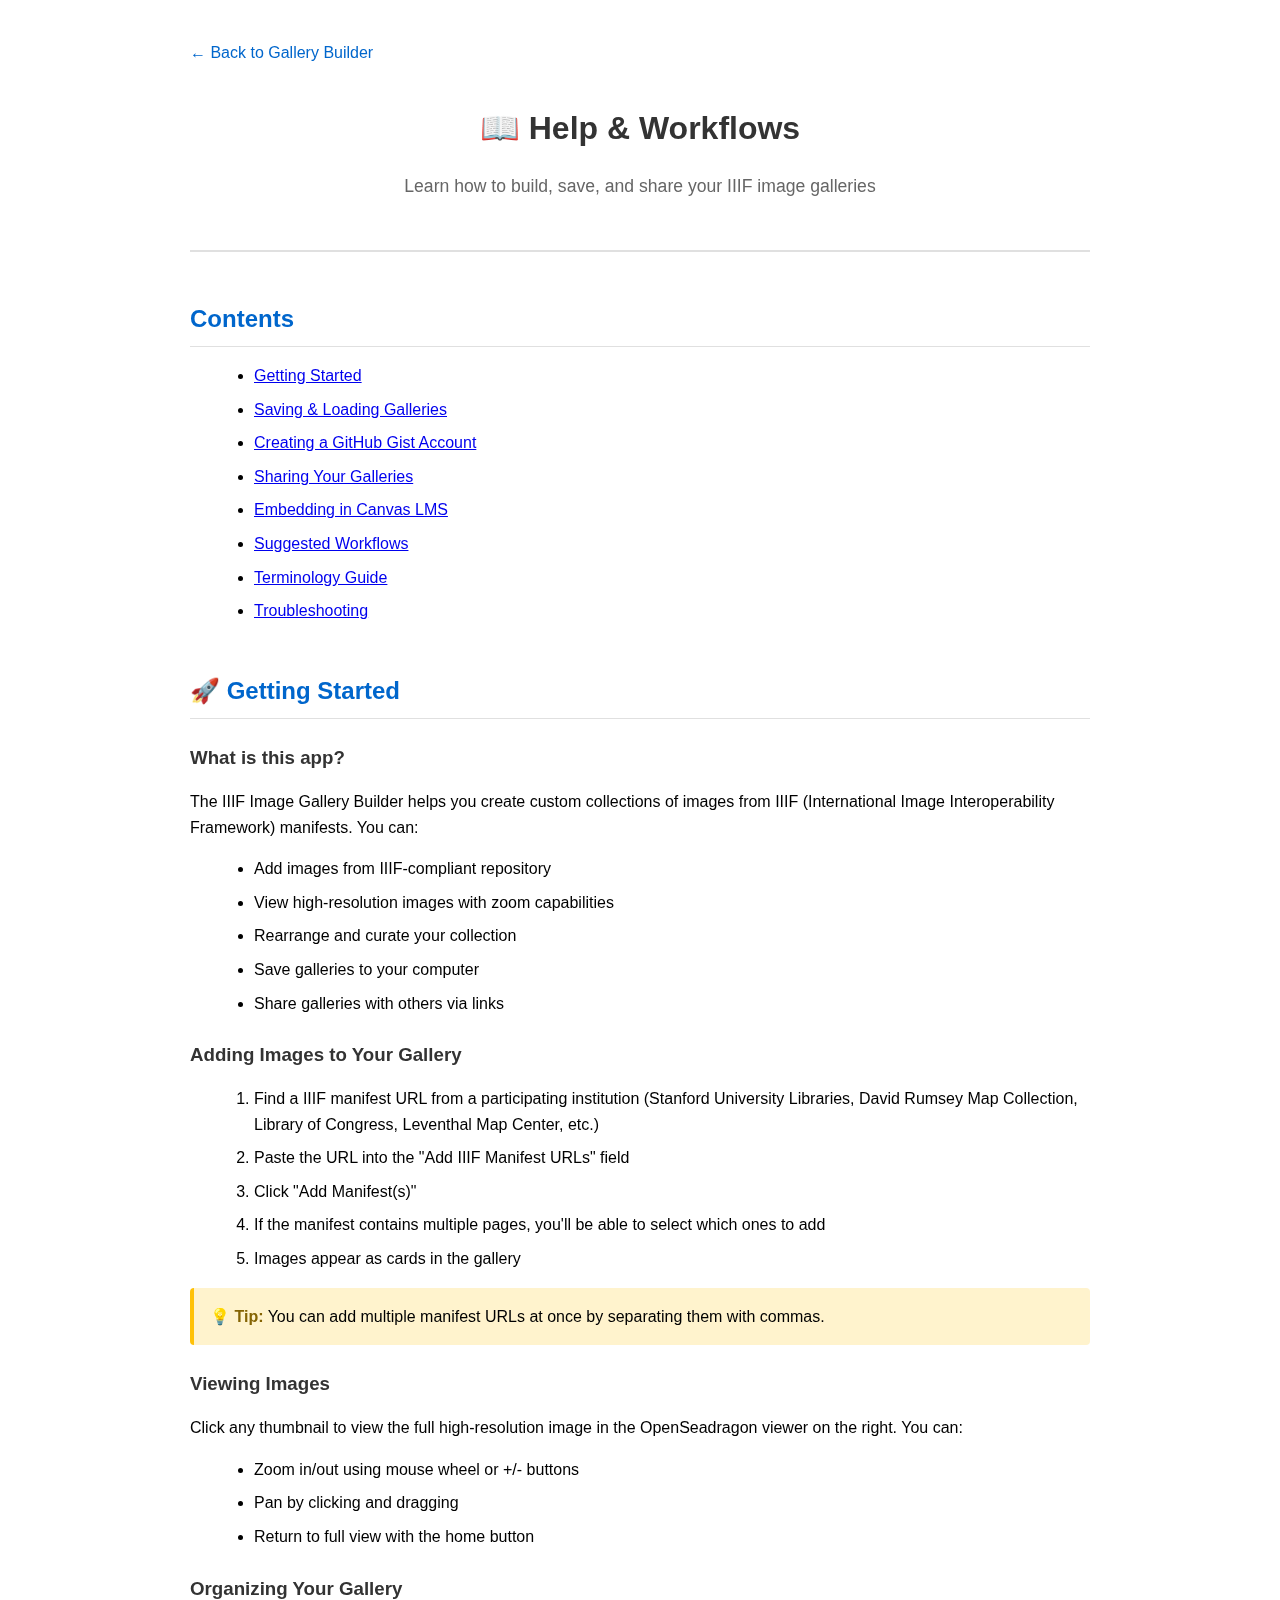
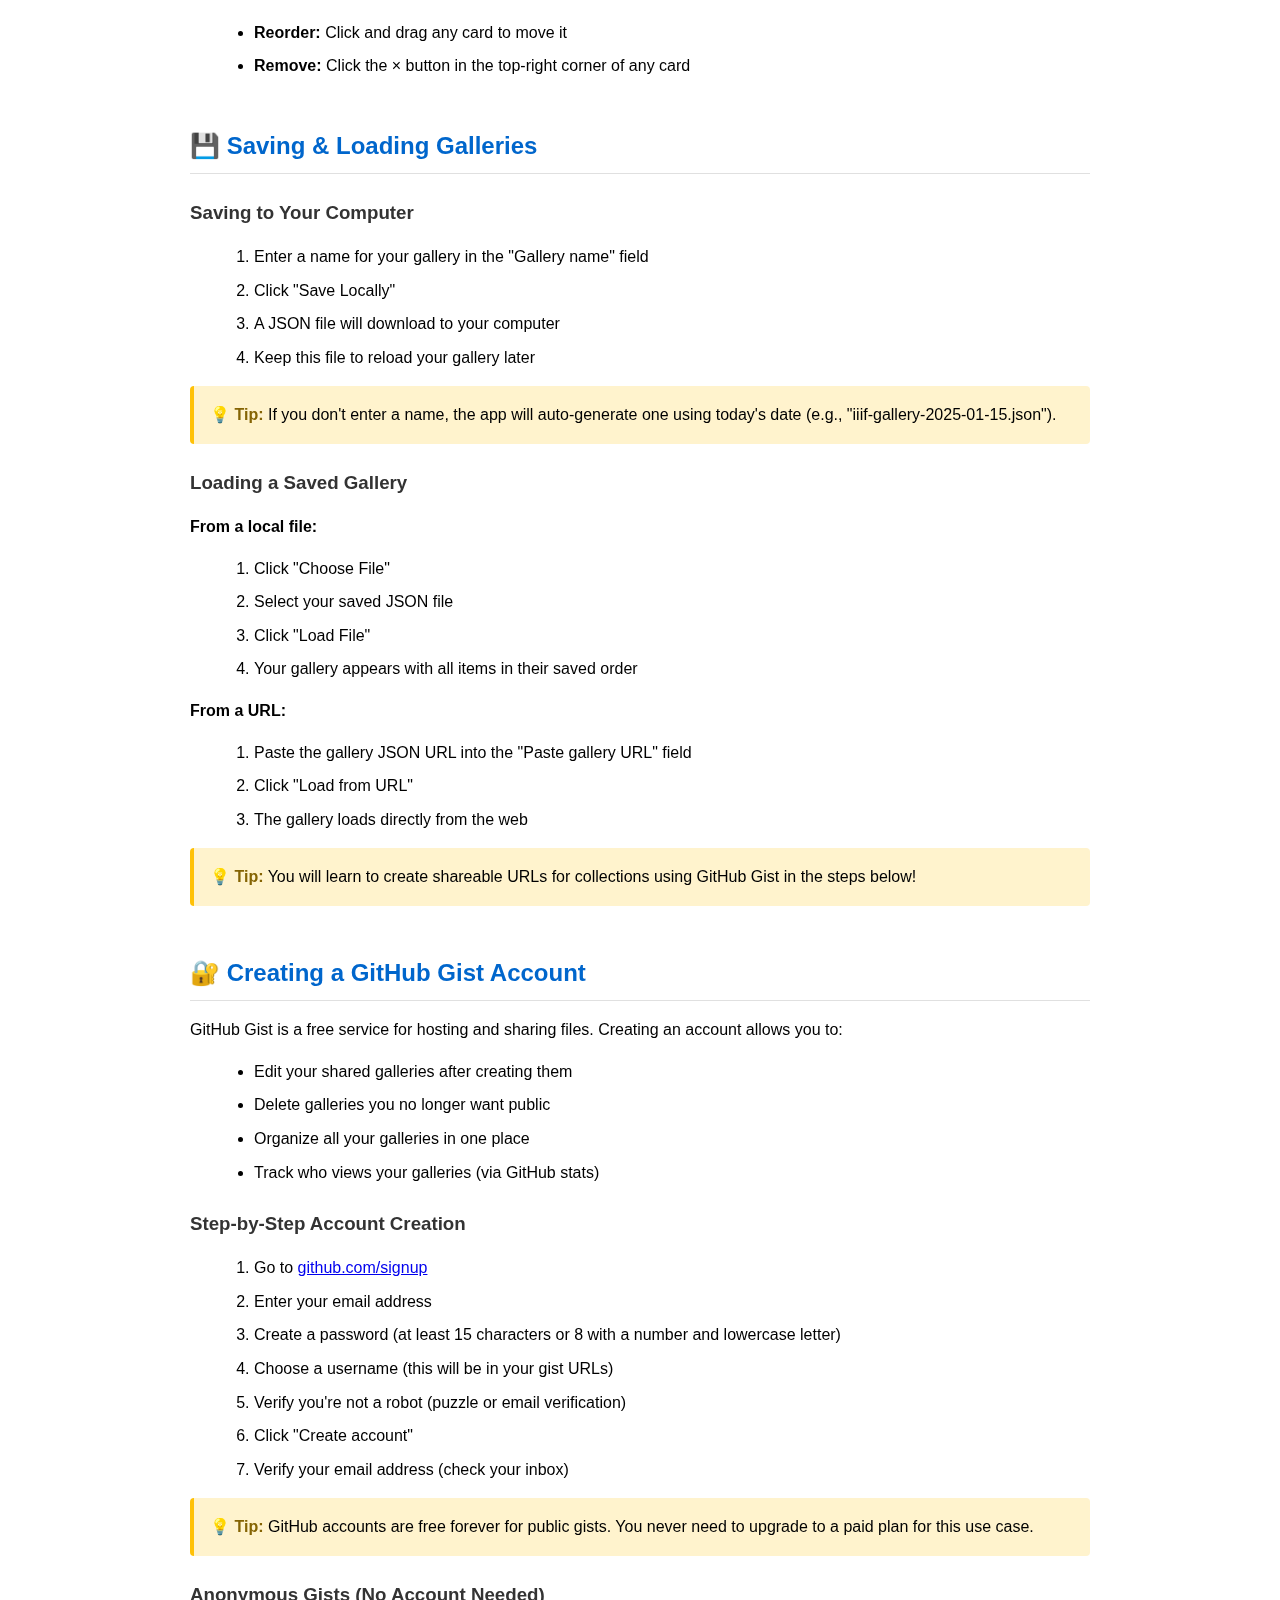
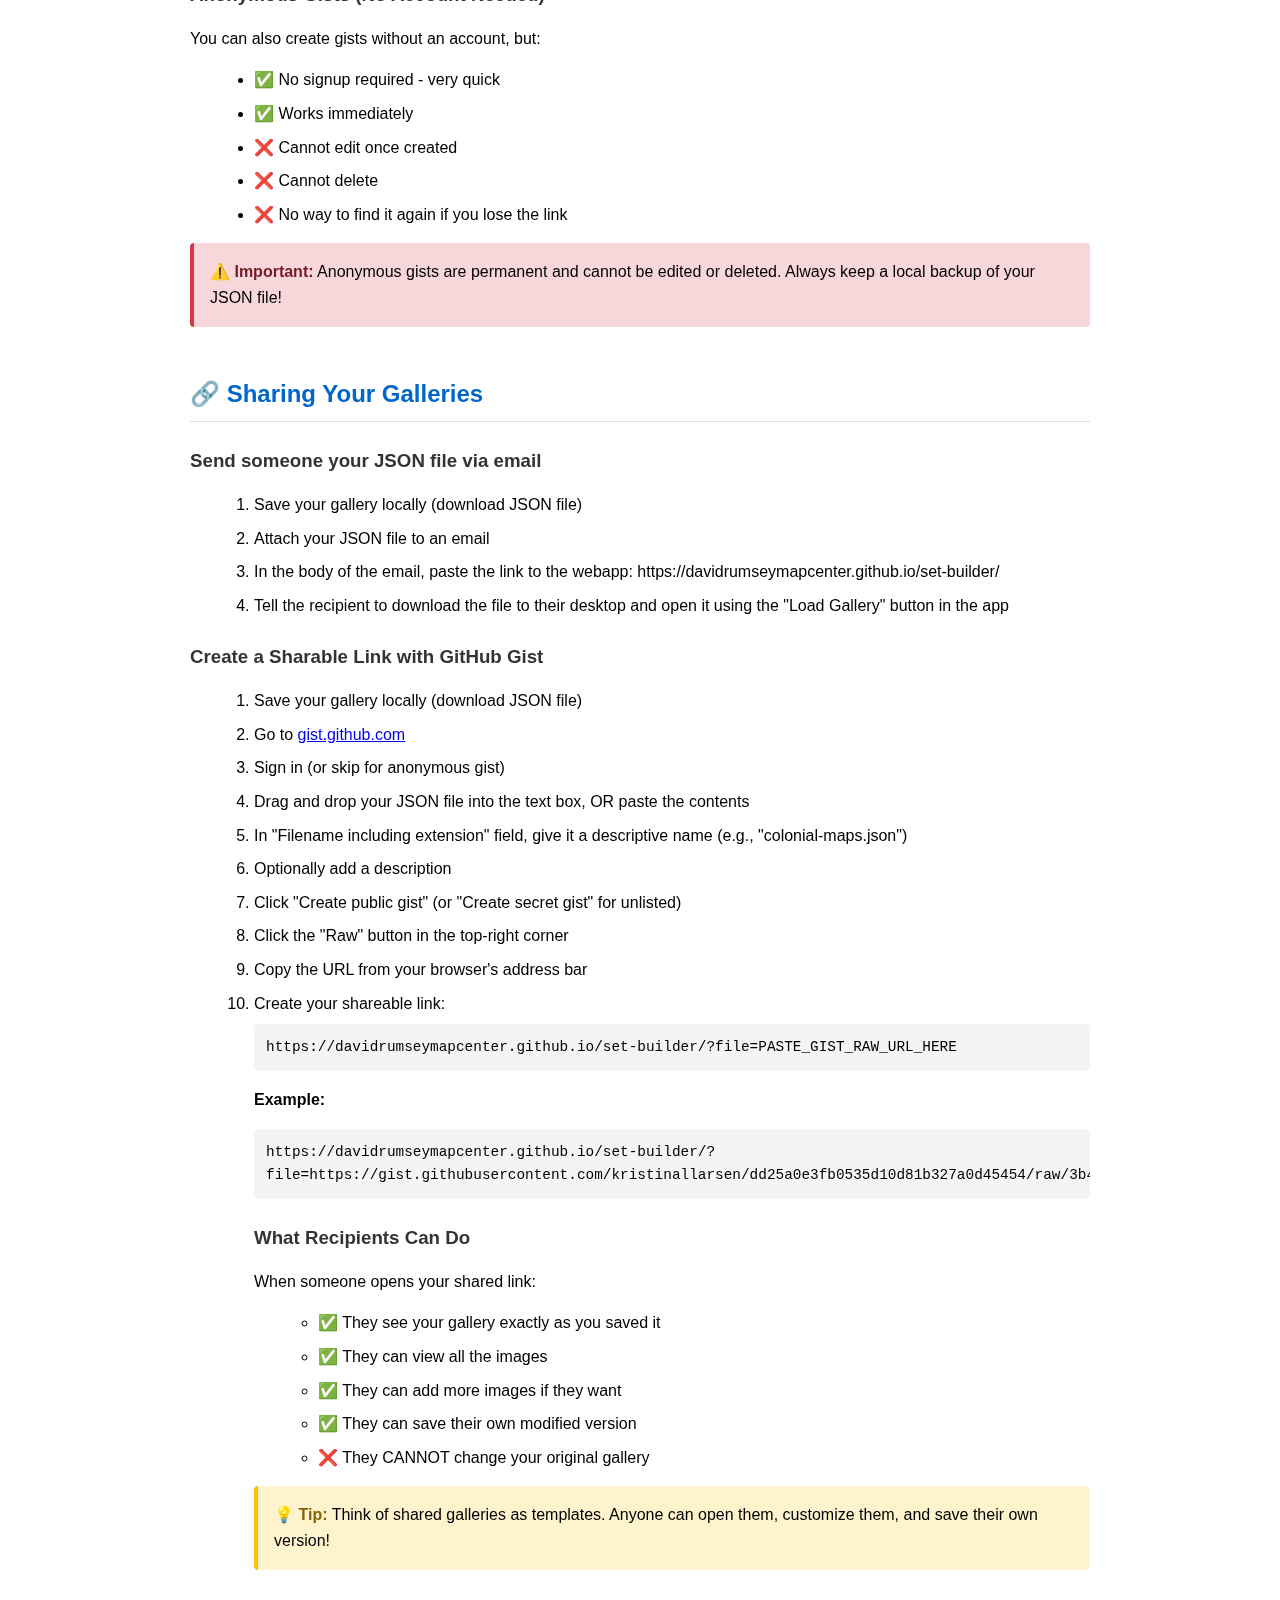
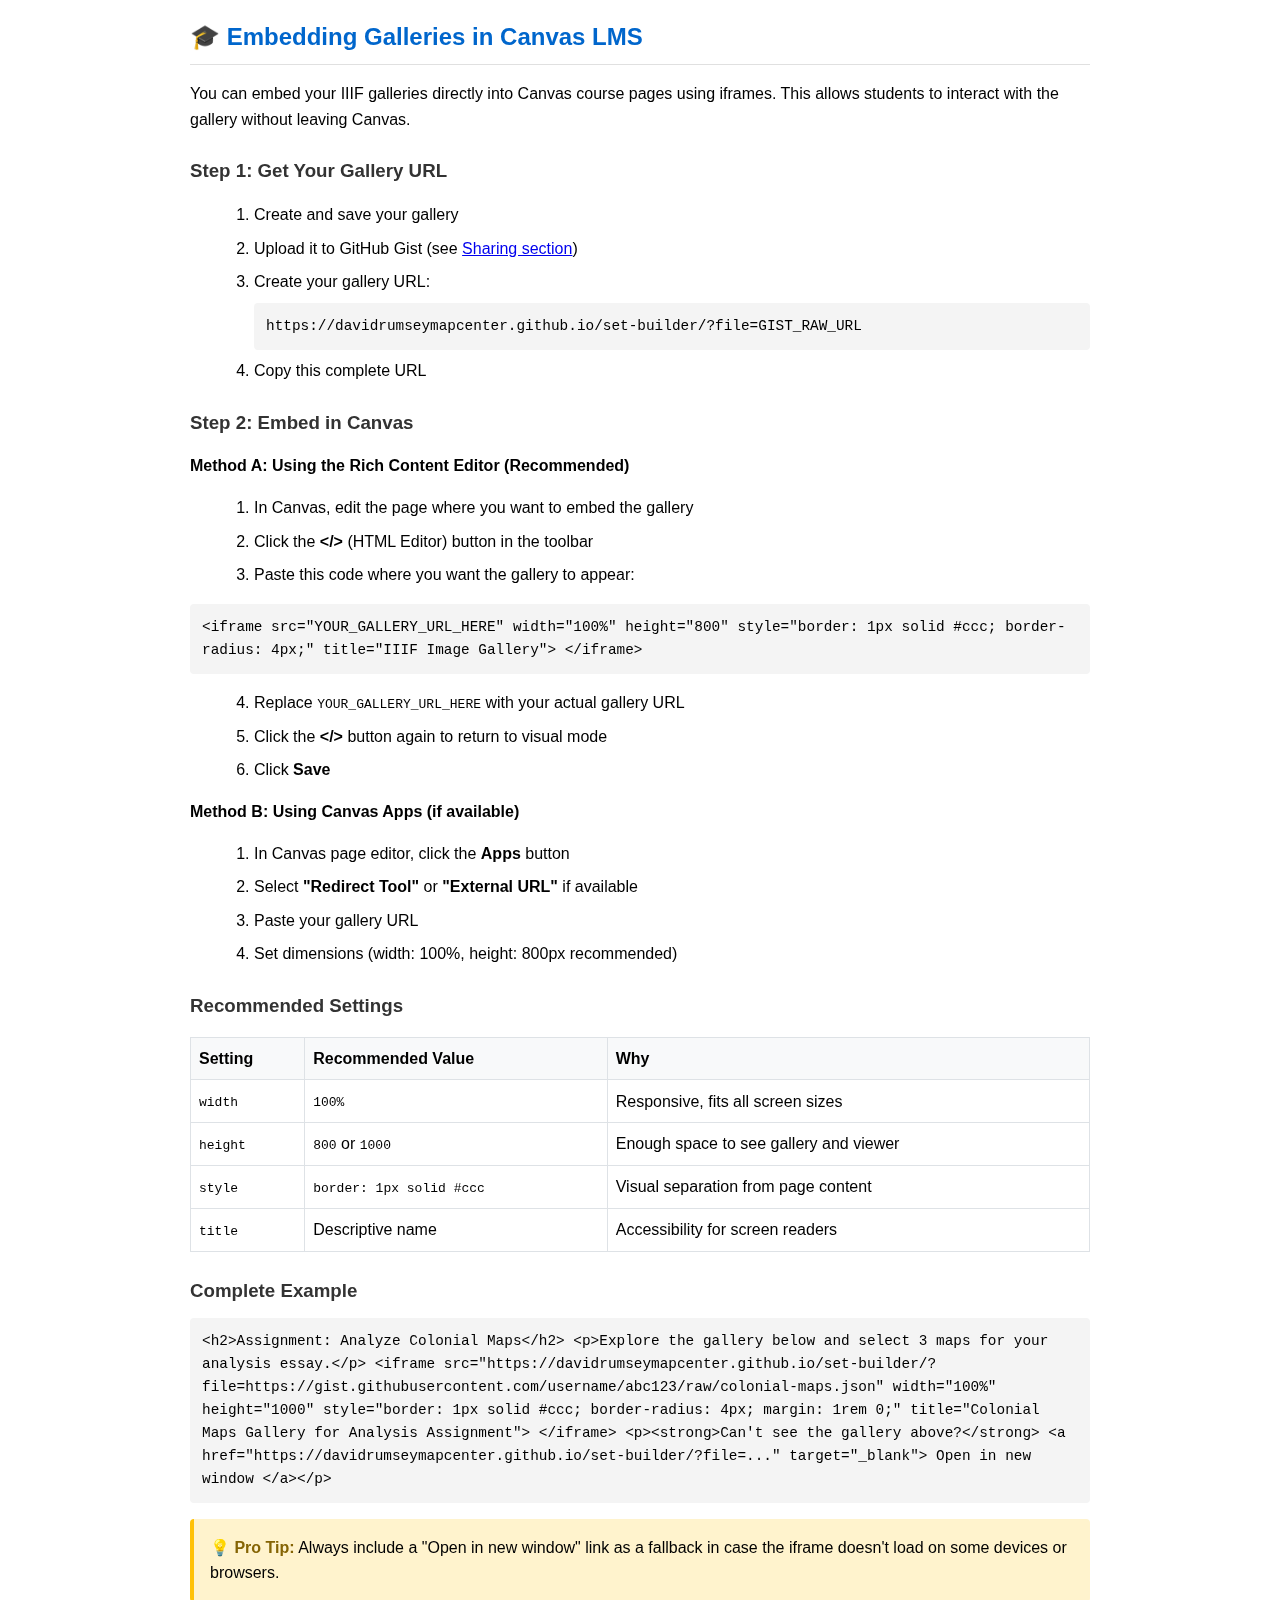
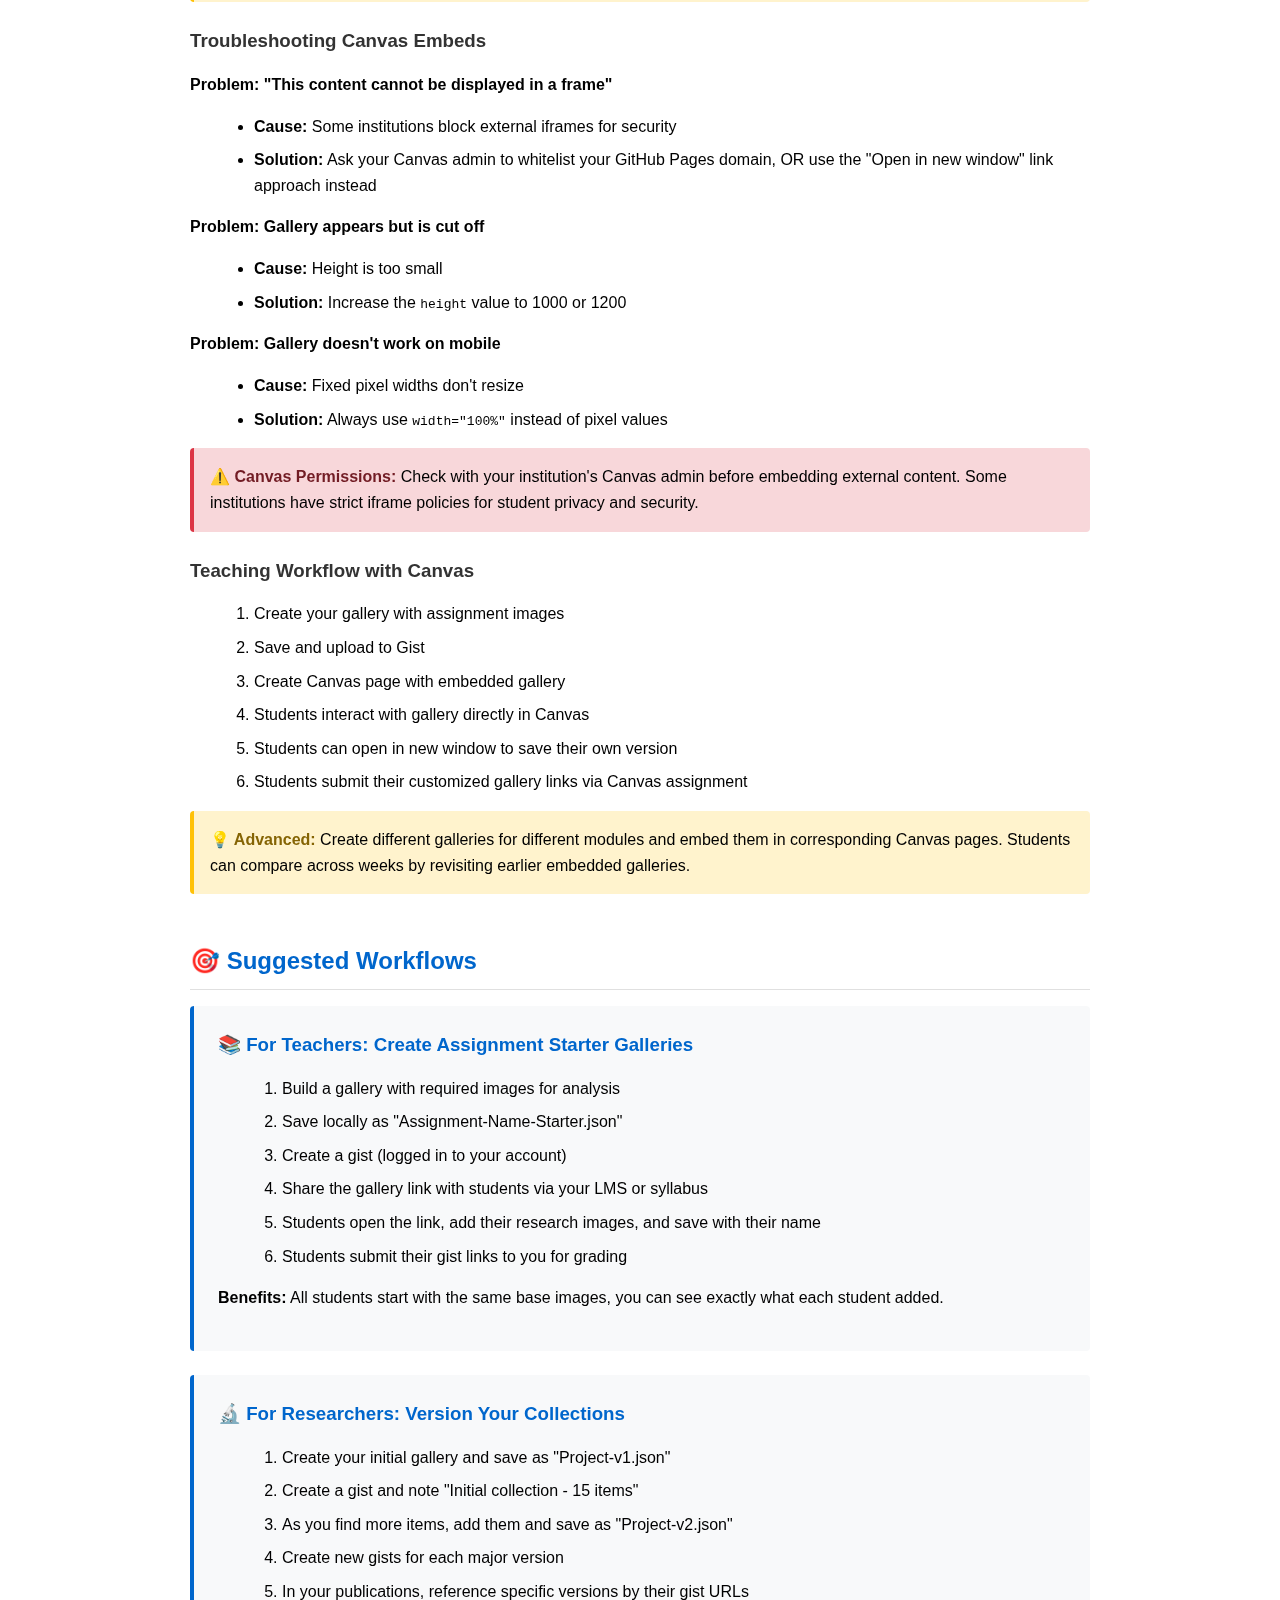
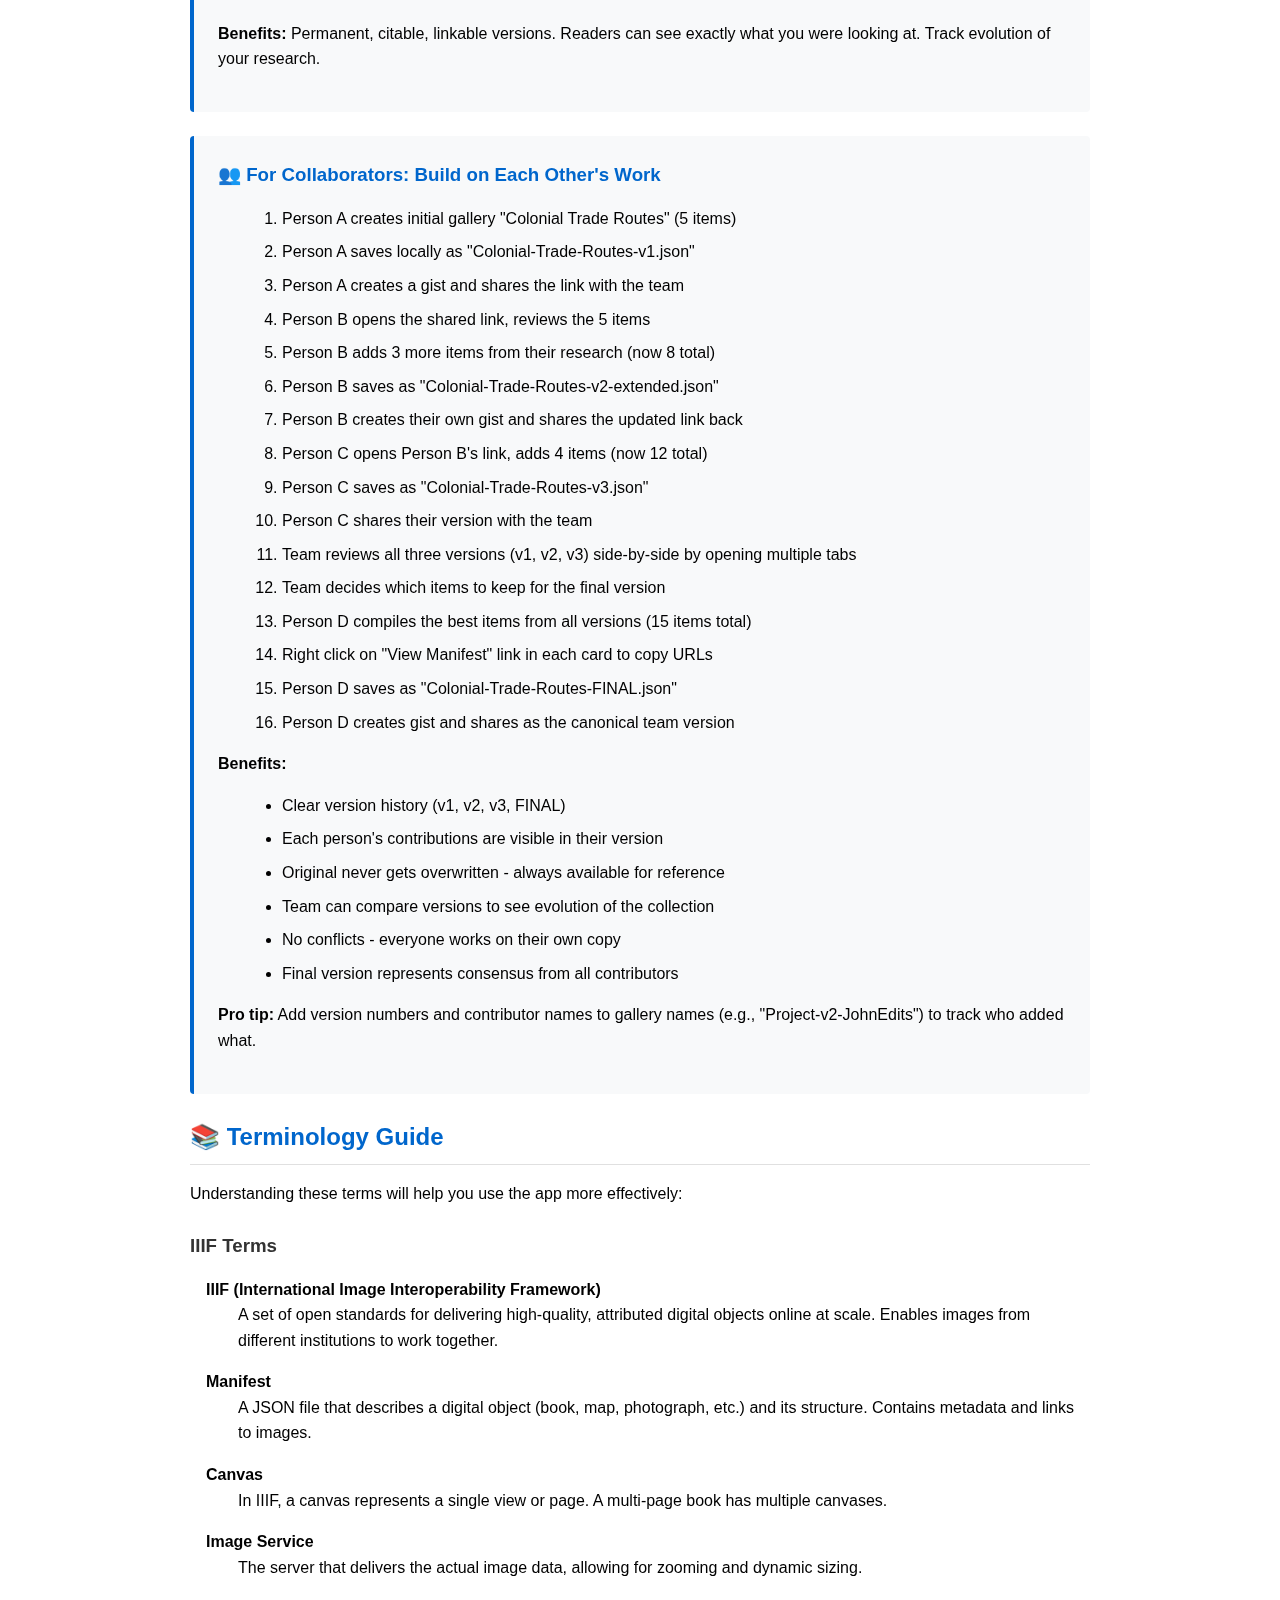
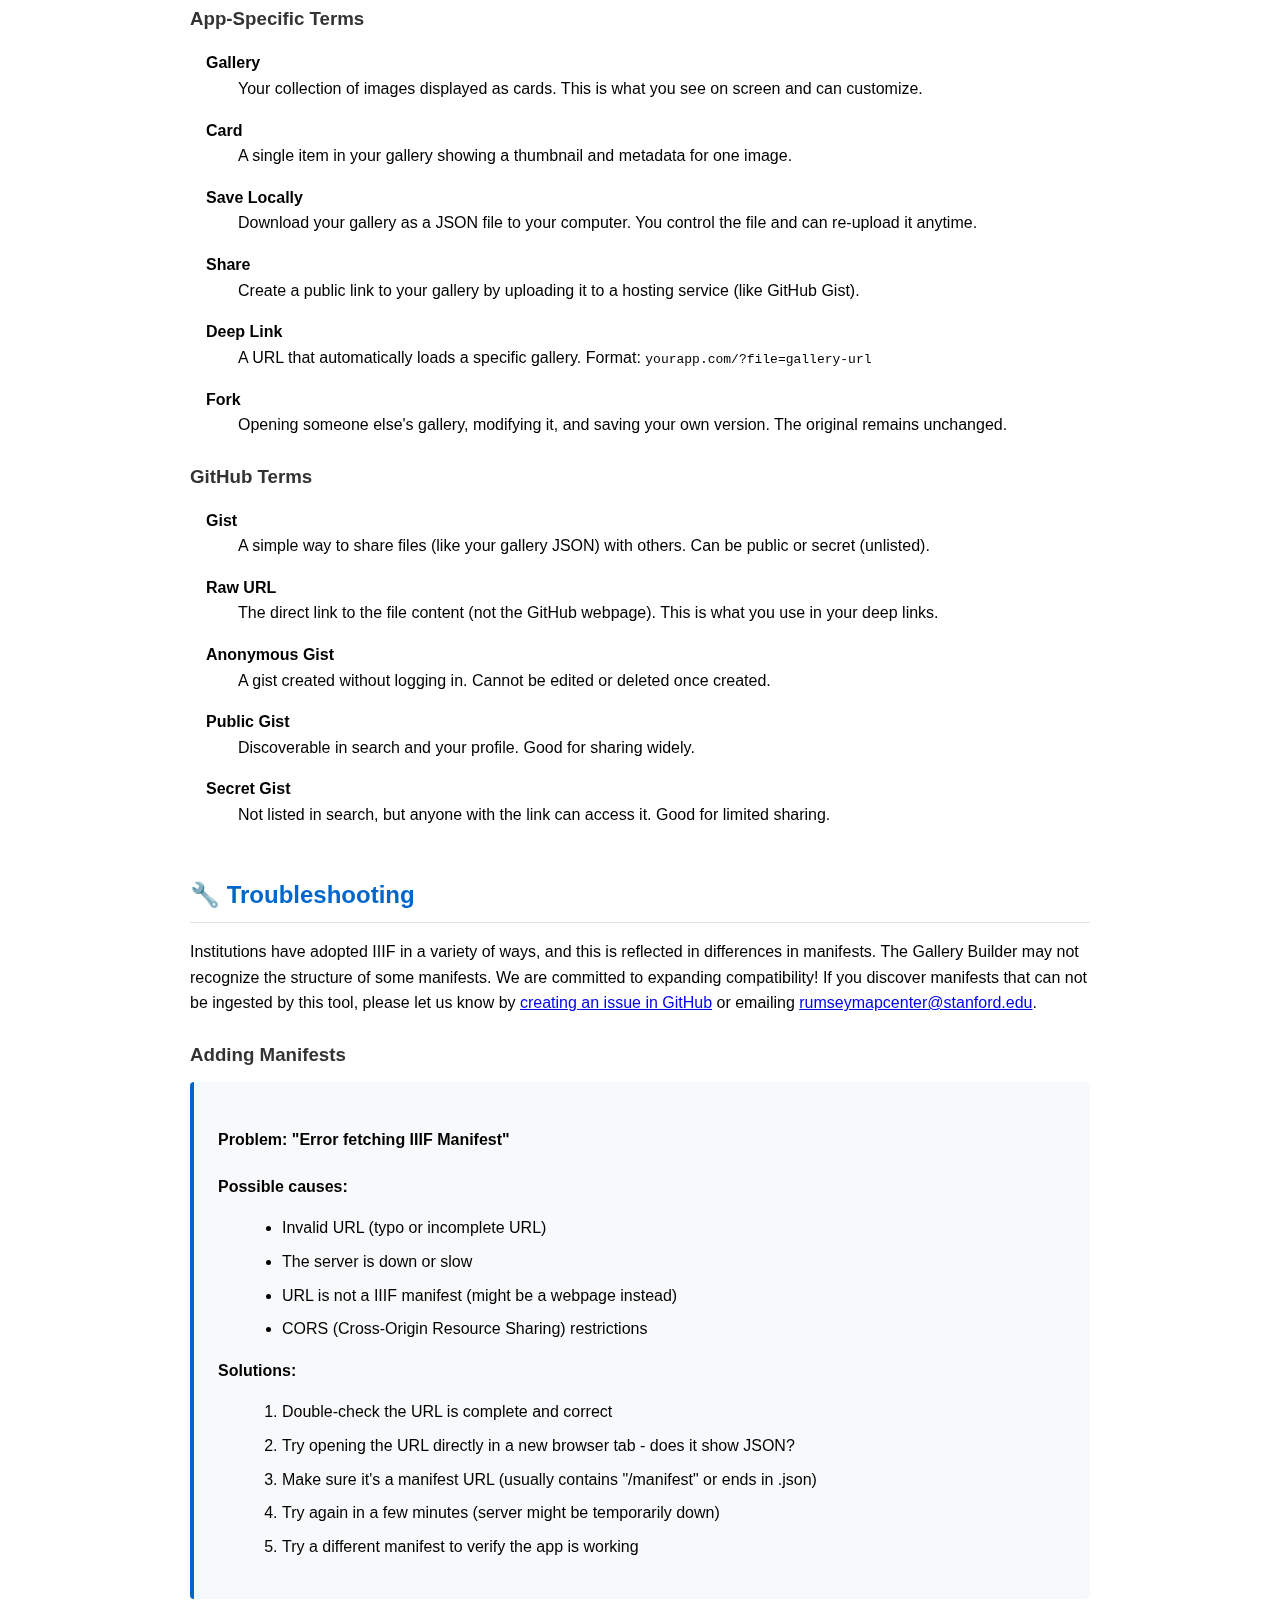
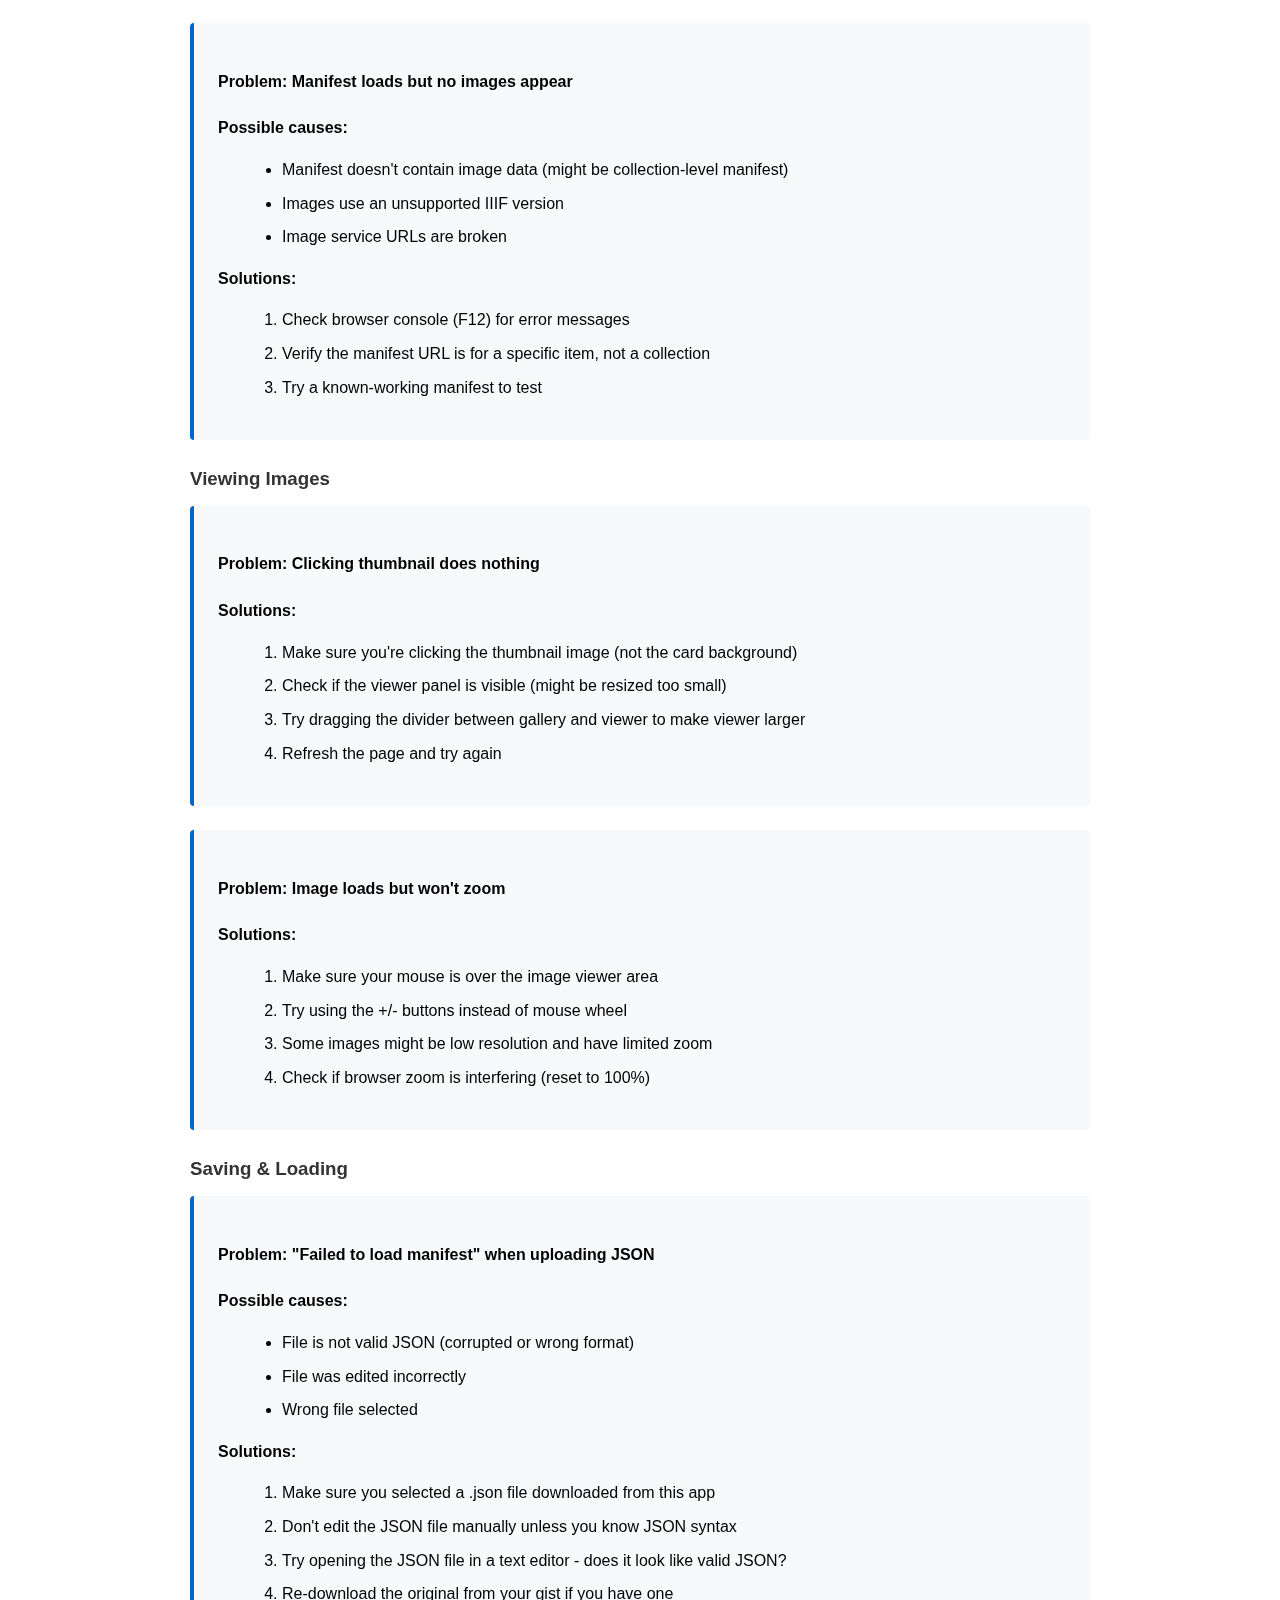
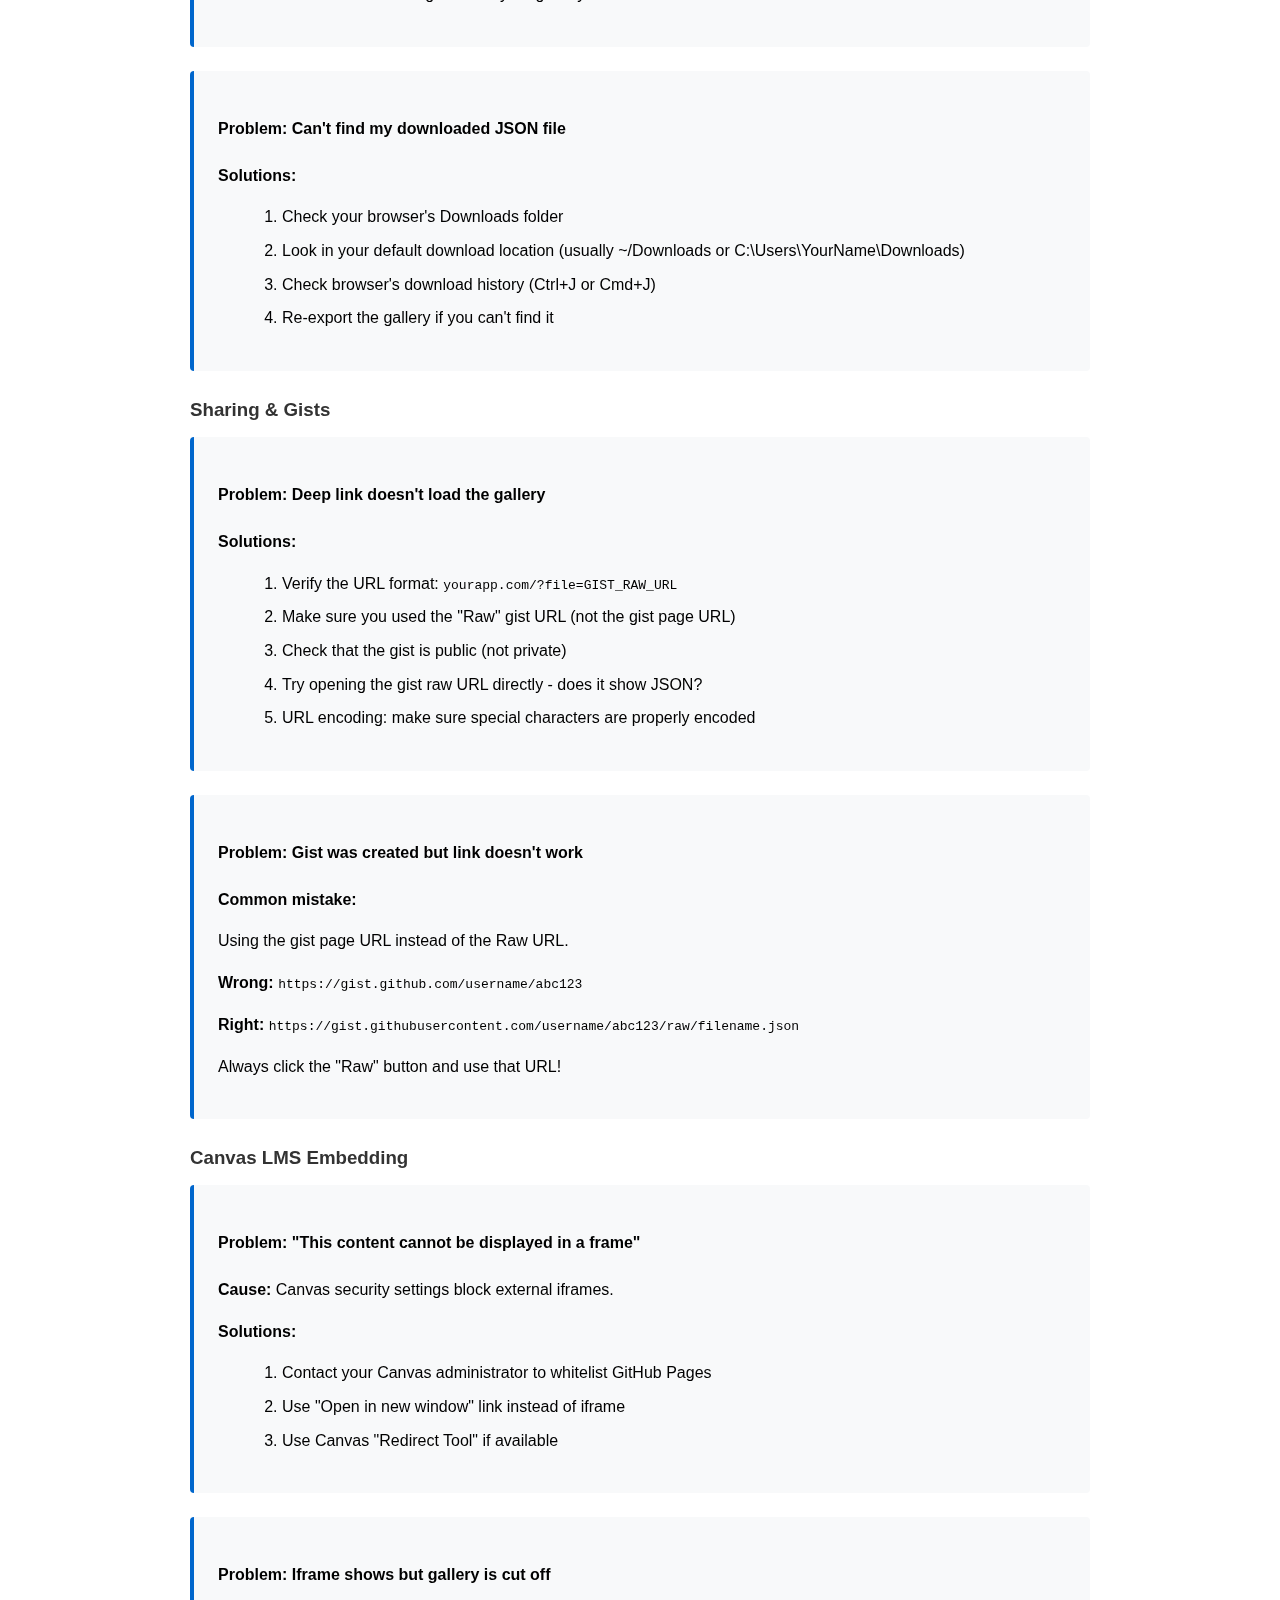
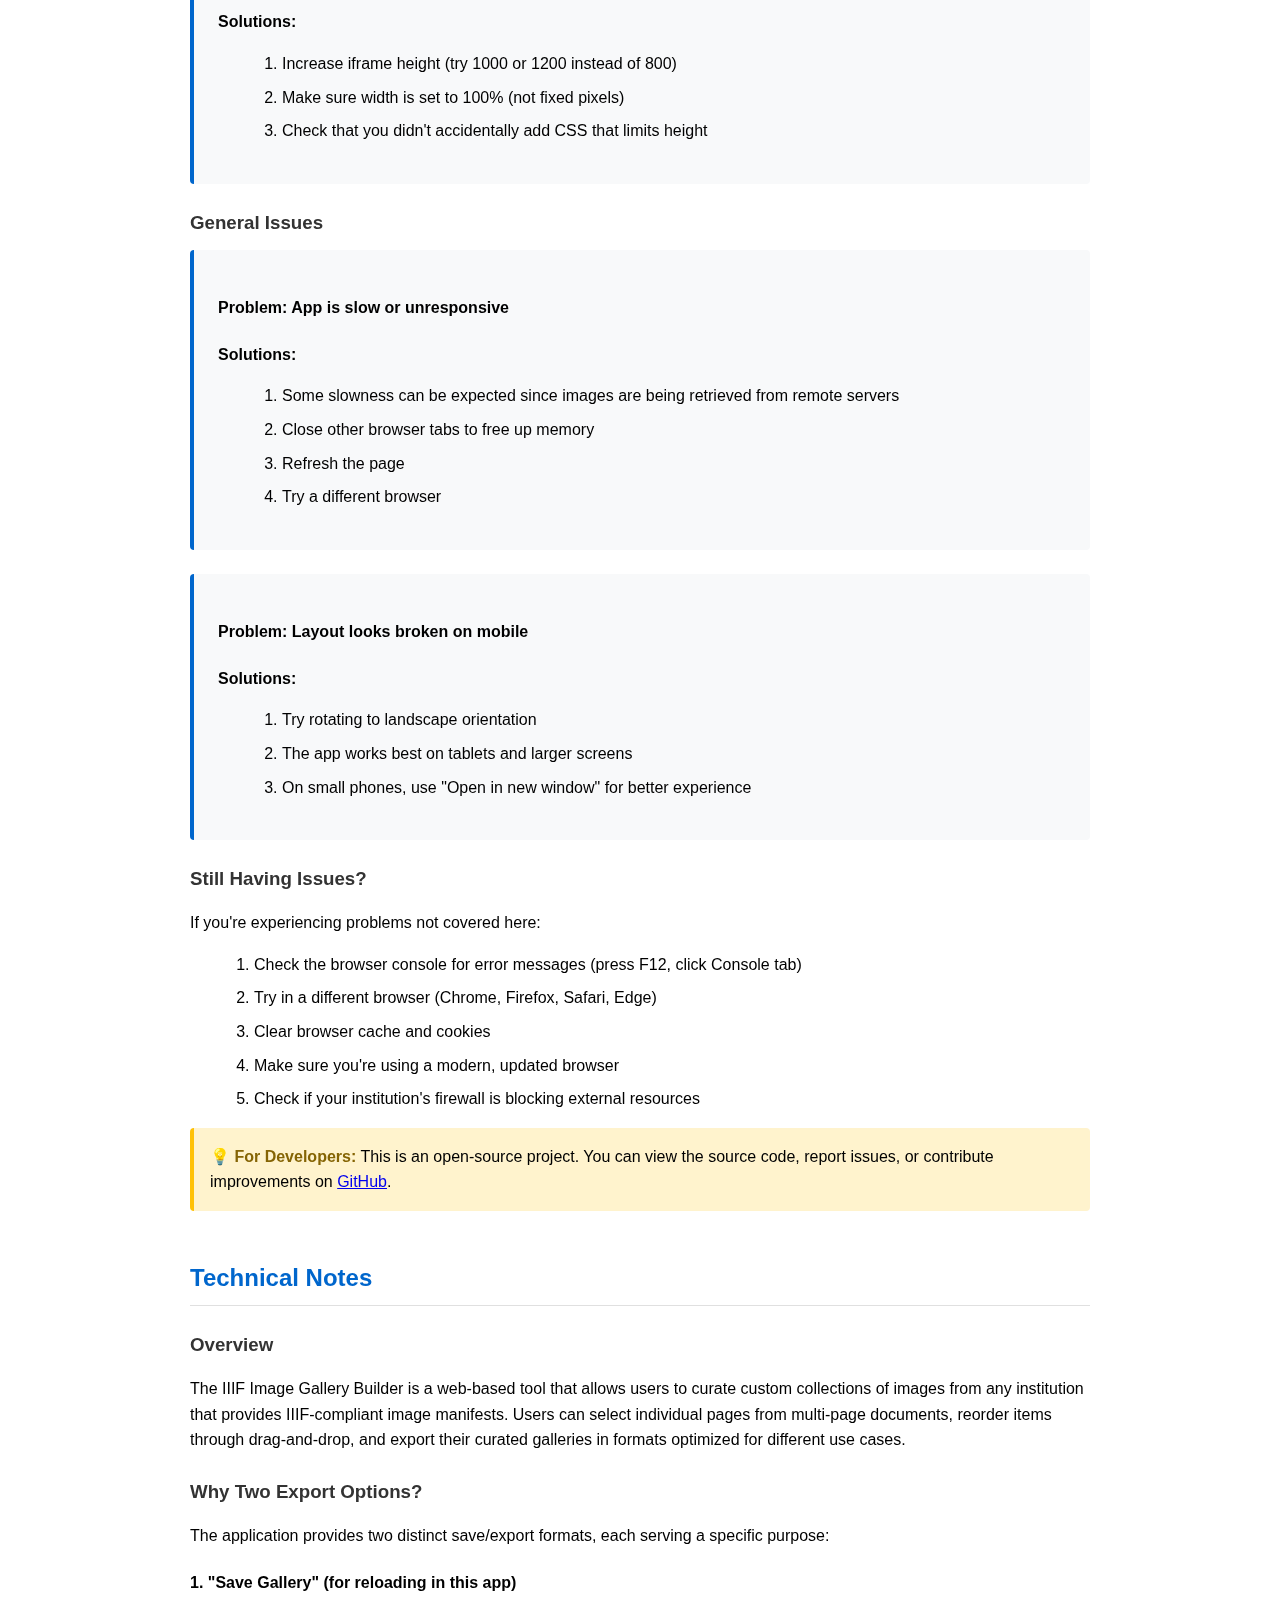
<file: info.html>
<!DOCTYPE html>
<html lang="en">
<head>
  <meta charset="UTF-8">
  <meta name="viewport" content="width=device-width, initial-scale=1.0">
  <title>Help & Workflows - IIIF Gallery Builder</title>
  <style>
    /* Info page specific styles */
    .info-container {
      max-width: 900px;
      margin: 0 auto;
      padding: 2rem;
      font-family: -apple-system, BlinkMacSystemFont, 'Segoe UI', Arial, sans-serif;
      line-height: 1.6;
    }

    .info-header {
      text-align: center;
      margin-bottom: 3rem;
      padding-bottom: 2rem;
      border-bottom: 2px solid #e0e0e0;
    }

    .info-header h1 {
      color: #333;
      margin-bottom: 0.5rem;
    }

    .info-header .subtitle {
      color: #666;
      font-size: 1.1rem;
    }

    .back-link {
      display: inline-block;
      margin-bottom: 1rem;
      color: #0066cc;
      text-decoration: none;
      font-weight: 500;
    }

    .back-link:hover {
      text-decoration: underline;
    }

    .info-section {
      margin-bottom: 3rem;
    }

    .info-section h2 {
      color: #0066cc;
      margin-bottom: 1rem;
      padding-bottom: 0.5rem;
      border-bottom: 1px solid #e0e0e0;
    }

    .info-section h3 {
      color: #333;
      margin-top: 1.5rem;
      margin-bottom: 0.75rem;
    }

    .info-section ol, .info-section ul {
      margin-left: 1.5rem;
      margin-bottom: 1rem;
    }

    .info-section li {
      margin-bottom: 0.5rem;
    }

    .workflow-card {
      background: #f8f9fa;
      border-left: 4px solid #0066cc;
      padding: 1.5rem;
      margin-bottom: 1.5rem;
      border-radius: 4px;
    }

    .workflow-card h3 {
      margin-top: 0;
      color: #0066cc;
    }

    .tip-box {
      background: #fff3cd;
      border-left: 4px solid #ffc107;
      padding: 1rem;
      margin: 1rem 0;
      border-radius: 4px;
    }

    .tip-box strong {
      color: #856404;
    }

    .warning-box {
      background: #f8d7da;
      border-left: 4px solid #dc3545;
      padding: 1rem;
      margin: 1rem 0;
      border-radius: 4px;
    }

    .warning-box strong {
      color: #721c24;
    }

    .code-snippet {
      background: #f4f4f4;
      padding: 0.75rem;
      border-radius: 4px;
      font-family: 'Courier New', monospace;
      font-size: 0.9rem;
      overflow-x: auto;
      margin: 0.5rem 0;
    }

    .screenshot-placeholder {
      background: #e9ecef;
      border: 2px dashed #adb5bd;
      padding: 2rem;
      text-align: center;
      color: #6c757d;
      border-radius: 4px;
      margin: 1rem 0;
    }

    @media (max-width: 768px) {
      .info-container {
        padding: 1rem;
      }

      .info-section ol, .info-section ul {
        margin-left: 1rem;
      }
    }
  </style>
</head>
<body>
  <div class="info-container">
    <a href="index.html" class="back-link">← Back to Gallery Builder</a>
    
    <div class="info-header">
      <h1>📖 Help & Workflows</h1>
      <p class="subtitle">Learn how to build, save, and share your IIIF image galleries</p>
    </div>

   <!-- TABLE OF CONTENTS -->
<div class="info-section">
  <h2>Contents</h2>
  <ul>
    <li><a href="#getting-started">Getting Started</a></li>
    <li><a href="#saving-loading">Saving & Loading Galleries</a></li>
    <li><a href="#github-gist">Creating a GitHub Gist Account</a></li>
    <li><a href="#sharing">Sharing Your Galleries</a></li>
    <li><a href="#embedding">Embedding in Canvas LMS</a></li> <!-- NEW -->
    <li><a href="#workflows">Suggested Workflows</a></li>
    <li><a href="#terminology">Terminology Guide</a></li>
    <li><a href="#troubleshooting">Troubleshooting</a></li>
  </ul>
</div>

    <!-- GETTING STARTED -->
    <div class="info-section" id="getting-started">
      <h2>🚀 Getting Started</h2>
      
      <h3>What is this app?</h3>
      <p>The IIIF Image Gallery Builder helps you create custom collections of images from IIIF (International Image Interoperability Framework) manifests. You can:</p>
      <ul>
        <li>Add images from IIIF-compliant repository</li>
        <li>View high-resolution images with zoom capabilities</li>
        <li>Rearrange and curate your collection</li>
        <li>Save galleries to your computer</li>
        <li>Share galleries with others via links</li>
      </ul>

      <h3>Adding Images to Your Gallery</h3>
      <ol>
        <li>Find a IIIF manifest URL from a participating institution (Stanford University Libraries, David Rumsey Map Collection, Library of Congress, Leventhal Map Center, etc.)</li>
        <li>Paste the URL into the "Add IIIF Manifest URLs" field</li>
        <li>Click "Add Manifest(s)"</li>
        <li>If the manifest contains multiple pages, you'll be able to select which ones to add</li>
        <li>Images appear as cards in the gallery</li>
      </ol>

      <div class="tip-box">
        <strong>💡 Tip:</strong> You can add multiple manifest URLs at once by separating them with commas.
      </div>

      <h3>Viewing Images</h3>
      <p>Click any thumbnail to view the full high-resolution image in the OpenSeadragon viewer on the right. You can:</p>
      <ul>
        <li>Zoom in/out using mouse wheel or +/- buttons</li>
        <li>Pan by clicking and dragging</li>
        <li>Return to full view with the home button</li>
      </ul>

      <h3>Organizing Your Gallery</h3>
      <ul>
        <li><strong>Reorder:</strong> Click and drag any card to move it</li>
        <li><strong>Remove:</strong> Click the × button in the top-right corner of any card</li>
      </ul>
    </div>

    <!-- SAVING & LOADING -->
    <div class="info-section" id="saving-loading">
      <h2>💾 Saving & Loading Galleries</h2>

      <h3>Saving to Your Computer</h3>
      <ol>
        <li>Enter a name for your gallery in the "Gallery name" field</li>
        <li>Click "Save Locally"</li>
        <li>A JSON file will download to your computer</li>
        <li>Keep this file to reload your gallery later</li>
      </ol>

      <div class="tip-box">
        <strong>💡 Tip:</strong> If you don't enter a name, the app will auto-generate one using today's date (e.g., "iiif-gallery-2025-01-15.json").
      </div>

      <h3>Loading a Saved Gallery</h3>
      <p><strong>From a local file:</strong></p>
      <ol>
        <li>Click "Choose File"</li>
        <li>Select your saved JSON file</li>
        <li>Click "Load File"</li>
        <li>Your gallery appears with all items in their saved order</li>
      </ol>

      <p><strong>From a URL:</strong></p>
      <ol>
        <li>Paste the gallery JSON URL into the "Paste gallery URL" field</li>
        <li>Click "Load from URL"</li>
        <li>The gallery loads directly from the web</li>
      </ol>

      <div class="tip-box">
        <strong>💡 Tip:</strong> You will learn to create shareable URLs for collections using GitHub Gist in the steps below!
      </div>
    </div>

    <!-- GITHUB GIST -->
    <div class="info-section" id="github-gist">
      <h2>🔐 Creating a GitHub Gist Account</h2>

      <p>GitHub Gist is a free service for hosting and sharing files. Creating an account allows you to:</p>
      <ul>
        <li>Edit your shared galleries after creating them</li>
        <li>Delete galleries you no longer want public</li>
        <li>Organize all your galleries in one place</li>
        <li>Track who views your galleries (via GitHub stats)</li>
      </ul>

      <h3>Step-by-Step Account Creation</h3>
      <ol>
        <li>Go to <a href="https://github.com/signup" target="_blank">github.com/signup</a></li>
        <li>Enter your email address</li>
        <li>Create a password (at least 15 characters or 8 with a number and lowercase letter)</li>
        <li>Choose a username (this will be in your gist URLs)</li>
        <li>Verify you're not a robot (puzzle or email verification)</li>
        <li>Click "Create account"</li>
        <li>Verify your email address (check your inbox)</li>
      </ol>

      <div class="tip-box">
        <strong>💡 Tip:</strong> GitHub accounts are free forever for public gists. You never need to upgrade to a paid plan for this use case.
      </div>

      <h3>Anonymous Gists (No Account Needed)</h3>
      <p>You can also create gists without an account, but:</p>
      <ul>
        <li>✅ No signup required - very quick</li>
        <li>✅ Works immediately</li>
        <li>❌ Cannot edit once created</li>
        <li>❌ Cannot delete</li>
        <li>❌ No way to find it again if you lose the link</li>
      </ul>

      <div class="warning-box">
        <strong>⚠️ Important:</strong> Anonymous gists are permanent and cannot be edited or deleted. Always keep a local backup of your JSON file!
      </div>
    </div>

    <!-- SHARING -->
    <div class="info-section" id="sharing">
      <h2>🔗 Sharing Your Galleries</h2>

      <h3>Send someone your JSON file via email</h3>
      <ol>
        <li>Save your gallery locally (download JSON file)</li>
        <li>Attach your JSON file to an email
        <li> In the body of the email, paste the link to the webapp: https://davidrumseymapcenter.github.io/set-builder/</li>
        <li> Tell the recipient to download the file to their desktop and open it using the "Load Gallery" button in the app</li>
        </ol>

      <h3>Create a Sharable Link with GitHub Gist</h3>

      <ol>
        <li>Save your gallery locally (download JSON file)</li>
        <li>Go to <a href="https://gist.github.com" target="_blank">gist.github.com</a></li>
        <li>Sign in (or skip for anonymous gist)</li>
        <li>Drag and drop your JSON file into the text box, OR paste the contents</li>
        <li>In "Filename including extension" field, give it a descriptive name (e.g., "colonial-maps.json")</li>
        <li>Optionally add a description</li>
        <li>Click "Create public gist" (or "Create secret gist" for unlisted)</li>
        <li>Click the "Raw" button in the top-right corner</li>
        <li>Copy the URL from your browser's address bar</li>
      <li>Create your shareable link:</li>
      
      <div class="code-snippet">
        https://davidrumseymapcenter.github.io/set-builder/?file=PASTE_GIST_RAW_URL_HERE
      </div>

      <p><strong>Example:</strong></p>
      <div class="code-snippet">
        https://davidrumseymapcenter.github.io/set-builder/?file=https://gist.githubusercontent.com/kristinallarsen/dd25a0e3fb0535d10d81b327a0d45454/raw/3b479ead4429474900b817bdfe0579d53cefa935/Ink%2520and%2520Empire
      </div>

      <h3>What Recipients Can Do</h3>
      <p>When someone opens your shared link:</p>
      <ul>
        <li>✅ They see your gallery exactly as you saved it</li>
        <li>✅ They can view all the images</li>
        <li>✅ They can add more images if they want</li>
        <li>✅ They can save their own modified version</li>
        <li>❌ They CANNOT change your original gallery</li>
      </ul>

      <div class="tip-box">
        <strong>💡 Tip:</strong> Think of shared galleries as templates. Anyone can open them, customize them, and save their own version!
      </div>
    </div>

<!-- EMBEDDING IN CANVAS -->
    <div class="info-section" id="embedding">
      <h2>🎓 Embedding Galleries in Canvas LMS</h2>

      <p>You can embed your IIIF galleries directly into Canvas course pages using iframes. This allows students to interact with the gallery without leaving Canvas.</p>

      <h3>Step 1: Get Your Gallery URL</h3>
      <ol>
        <li>Create and save your gallery</li>
        <li>Upload it to GitHub Gist (see <a href="#sharing">Sharing section</a>)</li>
        <li>Create your gallery URL:
          <div class="code-snippet">https://davidrumseymapcenter.github.io/set-builder/?file=GIST_RAW_URL</div>
        </li>
        <li>Copy this complete URL</li>
      </ol>

      <h3>Step 2: Embed in Canvas</h3>
      
      <p><strong>Method A: Using the Rich Content Editor (Recommended)</strong></p>
      <ol>
        <li>In Canvas, edit the page where you want to embed the gallery</li>
        <li>Click the <strong>&lt;/&gt;</strong> (HTML Editor) button in the toolbar</li>
        <li>Paste this code where you want the gallery to appear:</li>
      </ol>

      <div class="code-snippet">&lt;iframe src="YOUR_GALLERY_URL_HERE" 
  width="100%" 
  height="800" 
  style="border: 1px solid #ccc; border-radius: 4px;"
  title="IIIF Image Gallery"&gt;
&lt;/iframe&gt;</div>

      <ol start="4">
        <li>Replace <code>YOUR_GALLERY_URL_HERE</code> with your actual gallery URL</li>
        <li>Click the <strong>&lt;/&gt;</strong> button again to return to visual mode</li>
        <li>Click <strong>Save</strong></li>
      </ol>

      <p><strong>Method B: Using Canvas Apps (if available)</strong></p>
      <ol>
        <li>In Canvas page editor, click the <strong>Apps</strong> button</li>
        <li>Select <strong>"Redirect Tool"</strong> or <strong>"External URL"</strong> if available</li>
        <li>Paste your gallery URL</li>
        <li>Set dimensions (width: 100%, height: 800px recommended)</li>
      </ol>

      <h3>Recommended Settings</h3>
      <table style="width: 100%; border-collapse: collapse; margin: 1rem 0;">
        <tr style="background: #f8f9fa;">
          <th style="padding: 0.5rem; border: 1px solid #dee2e6; text-align: left;">Setting</th>
          <th style="padding: 0.5rem; border: 1px solid #dee2e6; text-align: left;">Recommended Value</th>
          <th style="padding: 0.5rem; border: 1px solid #dee2e6; text-align: left;">Why</th>
        </tr>
        <tr>
          <td style="padding: 0.5rem; border: 1px solid #dee2e6;"><code>width</code></td>
          <td style="padding: 0.5rem; border: 1px solid #dee2e6;"><code>100%</code></td>
          <td style="padding: 0.5rem; border: 1px solid #dee2e6;">Responsive, fits all screen sizes</td>
        </tr>
        <tr>
          <td style="padding: 0.5rem; border: 1px solid #dee2e6;"><code>height</code></td>
          <td style="padding: 0.5rem; border: 1px solid #dee2e6;"><code>800</code> or <code>1000</code></td>
          <td style="padding: 0.5rem; border: 1px solid #dee2e6;">Enough space to see gallery and viewer</td>
        </tr>
        <tr>
          <td style="padding: 0.5rem; border: 1px solid #dee2e6;"><code>style</code></td>
          <td style="padding: 0.5rem; border: 1px solid #dee2e6;"><code>border: 1px solid #ccc</code></td>
          <td style="padding: 0.5rem; border: 1px solid #dee2e6;">Visual separation from page content</td>
        </tr>
        <tr>
          <td style="padding: 0.5rem; border: 1px solid #dee2e6;"><code>title</code></td>
          <td style="padding: 0.5rem; border: 1px solid #dee2e6;">Descriptive name</td>
          <td style="padding: 0.5rem; border: 1px solid #dee2e6;">Accessibility for screen readers</td>
        </tr>
      </table>

      <h3>Complete Example</h3>
      <div class="code-snippet">&lt;h2&gt;Assignment: Analyze Colonial Maps&lt;/h2&gt;
&lt;p&gt;Explore the gallery below and select 3 maps for your analysis essay.&lt;/p&gt;

&lt;iframe src="https://davidrumseymapcenter.github.io/set-builder/?file=https://gist.githubusercontent.com/username/abc123/raw/colonial-maps.json" 
  width="100%" 
  height="1000" 
  style="border: 1px solid #ccc; border-radius: 4px; margin: 1rem 0;"
  title="Colonial Maps Gallery for Analysis Assignment"&gt;
&lt;/iframe&gt;

&lt;p&gt;&lt;strong&gt;Can't see the gallery above?&lt;/strong&gt; 
&lt;a href="https://davidrumseymapcenter.github.io/set-builder/?file=..." target="_blank"&gt;
  Open in new window
&lt;/a&gt;&lt;/p&gt;</div>

      <div class="tip-box">
        <strong>💡 Pro Tip:</strong> Always include a "Open in new window" link as a fallback in case the iframe doesn't load on some devices or browsers.
      </div>


      <h3>Troubleshooting Canvas Embeds</h3>
      
      <p><strong>Problem: "This content cannot be displayed in a frame"</strong></p>
      <ul>
        <li><strong>Cause:</strong> Some institutions block external iframes for security</li>
        <li><strong>Solution:</strong> Ask your Canvas admin to whitelist your GitHub Pages domain, OR use the "Open in new window" link approach instead</li>
      </ul>

      <p><strong>Problem: Gallery appears but is cut off</strong></p>
      <ul>
        <li><strong>Cause:</strong> Height is too small</li>
        <li><strong>Solution:</strong> Increase the <code>height</code> value to 1000 or 1200</li>
      </ul>

      <p><strong>Problem: Gallery doesn't work on mobile</strong></p>
      <ul>
        <li><strong>Cause:</strong> Fixed pixel widths don't resize</li>
        <li><strong>Solution:</strong> Always use <code>width="100%"</code> instead of pixel values</li>
      </ul>

      <div class="warning-box">
        <strong>⚠️ Canvas Permissions:</strong> Check with your institution's Canvas admin before embedding external content. Some institutions have strict iframe policies for student privacy and security.
      </div>

      <h3>Teaching Workflow with Canvas</h3>
      <ol>
        <li>Create your gallery with assignment images</li>
        <li>Save and upload to Gist</li>
        <li>Create Canvas page with embedded gallery</li>
        <li>Students interact with gallery directly in Canvas</li>
        <li>Students can open in new window to save their own version</li>
        <li>Students submit their customized gallery links via Canvas assignment</li>
      </ol>

      <div class="tip-box">
        <strong>💡 Advanced:</strong> Create different galleries for different modules and embed them in corresponding Canvas pages. Students can compare across weeks by revisiting earlier embedded galleries.
      </div>
    </div>

    <!-- WORKFLOWS -->
    <div class="info-section" id="workflows">
      <h2>🎯 Suggested Workflows</h2>

      <div class="workflow-card">
        <h3>📚 For Teachers: Create Assignment Starter Galleries</h3>
        <ol>
          <li>Build a gallery with required images for analysis</li>
          <li>Save locally as "Assignment-Name-Starter.json"</li>
          <li>Create a gist (logged in to your account)</li>
          <li>Share the gallery link with students via your LMS or syllabus</li>
          <li>Students open the link, add their research images, and save with their name</li>
          <li>Students submit their gist links to you for grading</li>
        </ol>
        <p><strong>Benefits:</strong> All students start with the same base images, you can see exactly what each student added.</p>
      </div>

      <div class="workflow-card">
        <h3>🔬 For Researchers: Version Your Collections</h3>
        <ol>
          <li>Create your initial gallery and save as "Project-v1.json"</li>
          <li>Create a gist and note "Initial collection - 15 items"</li>
          <li>As you find more items, add them and save as "Project-v2.json"</li>
          <li>Create new gists for each major version</li>
          <li>In your publications, reference specific versions by their gist URLs</li>
        </ol>
        <p><strong>Benefits:</strong> Permanent, citable, linkable versions. Readers can see exactly what you were looking at. Track evolution of your research.</p>
      </div>

      <div class="workflow-card">
  <h3>👥 For Collaborators: Build on Each Other's Work</h3>
  <ol>
    <li>Person A creates initial gallery "Colonial Trade Routes" (5 items)</li>
    <li>Person A saves locally as "Colonial-Trade-Routes-v1.json"</li>
    <li>Person A creates a gist and shares the link with the team</li>
    <li>Person B opens the shared link, reviews the 5 items</li>
    <li>Person B adds 3 more items from their research (now 8 total)</li>
    <li>Person B saves as "Colonial-Trade-Routes-v2-extended.json"</li>
    <li>Person B creates their own gist and shares the updated link back</li>
    <li>Person C opens Person B's link, adds 4 items (now 12 total)</li>
    <li>Person C saves as "Colonial-Trade-Routes-v3.json"</li>
    <li>Person C shares their version with the team</li>
    <li>Team reviews all three versions (v1, v2, v3) side-by-side by opening multiple tabs</li>
    <li>Team decides which items to keep for the final version</li>
    <li>Person D compiles the best items from all versions (15 items total)</li>
    <li>Right click on "View Manifest" link in each card to copy URLs</li>
    <li>Person D saves as "Colonial-Trade-Routes-FINAL.json"</li>
    <li>Person D creates gist and shares as the canonical team version</li>
  </ol>
  <p><strong>Benefits:</strong></p>
  <ul>
    <li>Clear version history (v1, v2, v3, FINAL)</li>
    <li>Each person's contributions are visible in their version</li>
    <li>Original never gets overwritten - always available for reference</li>
    <li>Team can compare versions to see evolution of the collection</li>
    <li>No conflicts - everyone works on their own copy</li>
    <li>Final version represents consensus from all contributors</li>
  </ul>
  <p><strong>Pro tip:</strong> Add version numbers and contributor names to gallery names (e.g., "Project-v2-JohnEdits") to track who added what.</p>
</div>

            <!-- TERMINOLOGY -->
    <div class="info-section" id="terminology">
      <h2>📚 Terminology Guide</h2>

      <p>Understanding these terms will help you use the app more effectively:</p>

      <h3>IIIF Terms</h3>
      <dl style="margin-left: 1rem;">
        <dt style="font-weight: bold; margin-top: 1rem;">IIIF (International Image Interoperability Framework)</dt>
        <dd style="margin-left: 2rem; margin-bottom: 0.5rem;">A set of open standards for delivering high-quality, attributed digital objects online at scale. Enables images from different institutions to work together.</dd>

        <dt style="font-weight: bold; margin-top: 1rem;">Manifest</dt>
        <dd style="margin-left: 2rem; margin-bottom: 0.5rem;">A JSON file that describes a digital object (book, map, photograph, etc.) and its structure. Contains metadata and links to images.</dd>

        <dt style="font-weight: bold; margin-top: 1rem;">Canvas</dt>
        <dd style="margin-left: 2rem; margin-bottom: 0.5rem;">In IIIF, a canvas represents a single view or page. A multi-page book has multiple canvases.</dd>

        <dt style="font-weight: bold; margin-top: 1rem;">Image Service</dt>
        <dd style="margin-left: 2rem; margin-bottom: 0.5rem;">The server that delivers the actual image data, allowing for zooming and dynamic sizing.</dd>
      </dl>

      <h3>App-Specific Terms</h3>
      <dl style="margin-left: 1rem;">
        <dt style="font-weight: bold; margin-top: 1rem;">Gallery</dt>
        <dd style="margin-left: 2rem; margin-bottom: 0.5rem;">Your collection of images displayed as cards. This is what you see on screen and can customize.</dd>

        <dt style="font-weight: bold; margin-top: 1rem;">Card</dt>
        <dd style="margin-left: 2rem; margin-bottom: 0.5rem;">A single item in your gallery showing a thumbnail and metadata for one image.</dd>

        <dt style="font-weight: bold; margin-top: 1rem;">Save Locally</dt>
        <dd style="margin-left: 2rem; margin-bottom: 0.5rem;">Download your gallery as a JSON file to your computer. You control the file and can re-upload it anytime.</dd>

        <dt style="font-weight: bold; margin-top: 1rem;">Share</dt>
        <dd style="margin-left: 2rem; margin-bottom: 0.5rem;">Create a public link to your gallery by uploading it to a hosting service (like GitHub Gist).</dd>

        <dt style="font-weight: bold; margin-top: 1rem;">Deep Link</dt>
        <dd style="margin-left: 2rem; margin-bottom: 0.5rem;">A URL that automatically loads a specific gallery. Format: <code>yourapp.com/?file=gallery-url</code></dd>

        <dt style="font-weight: bold; margin-top: 1rem;">Fork</dt>
        <dd style="margin-left: 2rem; margin-bottom: 0.5rem;">Opening someone else's gallery, modifying it, and saving your own version. The original remains unchanged.</dd>
      </dl>

      <h3>GitHub Terms</h3>
      <dl style="margin-left: 1rem;">
        <dt style="font-weight: bold; margin-top: 1rem;">Gist</dt>
        <dd style="margin-left: 2rem; margin-bottom: 0.5rem;">A simple way to share files (like your gallery JSON) with others. Can be public or secret (unlisted).</dd>

        <dt style="font-weight: bold; margin-top: 1rem;">Raw URL</dt>
        <dd style="margin-left: 2rem; margin-bottom: 0.5rem;">The direct link to the file content (not the GitHub webpage). This is what you use in your deep links.</dd>

        <dt style="font-weight: bold; margin-top: 1rem;">Anonymous Gist</dt>
        <dd style="margin-left: 2rem; margin-bottom: 0.5rem;">A gist created without logging in. Cannot be edited or deleted once created.</dd>

        <dt style="font-weight: bold; margin-top: 1rem;">Public Gist</dt>
        <dd style="margin-left: 2rem; margin-bottom: 0.5rem;">Discoverable in search and your profile. Good for sharing widely.</dd>

        <dt style="font-weight: bold; margin-top: 1rem;">Secret Gist</dt>
        <dd style="margin-left: 2rem; margin-bottom: 0.5rem;">Not listed in search, but anyone with the link can access it. Good for limited sharing.</dd>
      </dl>
    </div>

    <!-- TROUBLESHOOTING -->
    <div class="info-section" id="troubleshooting">
      <h2>🔧 Troubleshooting</h2>

      <p>Institutions have adopted IIIF in a variety of ways, and this is reflected in differences in manifests. The Gallery Builder may not recognize the structure of some manifests. We are committed to expanding compatibility! If you discover manifests that can not be ingested by this tool, please let us know by <a href="https://github.com/davidrumseymapcenter/set-builder/issues" target="blank">creating an issue in GitHub</a> or emailing <a href="mailto:rumseymapcenter@stanford.edu">rumseymapcenter@stanford.edu</a>.</p>

      <h3>Adding Manifests</h3>

      <div class="workflow-card">
        <h4>Problem: "Error fetching IIIF Manifest"</h4>
        <p><strong>Possible causes:</strong></p>
        <ul>
          <li>Invalid URL (typo or incomplete URL)</li>
          <li>The server is down or slow</li>
          <li>URL is not a IIIF manifest (might be a webpage instead)</li>
          <li>CORS (Cross-Origin Resource Sharing) restrictions</li>
        </ul>
        <p><strong>Solutions:</strong></p>
        <ol>
          <li>Double-check the URL is complete and correct</li>
          <li>Try opening the URL directly in a new browser tab - does it show JSON?</li>
          <li>Make sure it's a manifest URL (usually contains "/manifest" or ends in .json)</li>
          <li>Try again in a few minutes (server might be temporarily down)</li>
          <li>Try a different manifest to verify the app is working</li>
        </ol>
      </div>

      <div class="workflow-card">
        <h4>Problem: Manifest loads but no images appear</h4>
        <p><strong>Possible causes:</strong></p>
        <ul>
          <li>Manifest doesn't contain image data (might be collection-level manifest)</li>
          <li>Images use an unsupported IIIF version</li>
          <li>Image service URLs are broken</li>
        </ul>
        <p><strong>Solutions:</strong></p>
        <ol>
          <li>Check browser console (F12) for error messages</li>
          <li>Verify the manifest URL is for a specific item, not a collection</li>
          <li>Try a known-working manifest to test</li>
        </ol>
      </div>

      <h3>Viewing Images</h3>

      <div class="workflow-card">
        <h4>Problem: Clicking thumbnail does nothing</h4>
        <p><strong>Solutions:</strong></p>
        <ol>
          <li>Make sure you're clicking the thumbnail image (not the card background)</li>
          <li>Check if the viewer panel is visible (might be resized too small)</li>
          <li>Try dragging the divider between gallery and viewer to make viewer larger</li>
          <li>Refresh the page and try again</li>
        </ol>
      </div>

      <div class="workflow-card">
        <h4>Problem: Image loads but won't zoom</h4>
        <p><strong>Solutions:</strong></p>
        <ol>
          <li>Make sure your mouse is over the image viewer area</li>
          <li>Try using the +/- buttons instead of mouse wheel</li>
          <li>Some images might be low resolution and have limited zoom</li>
          <li>Check if browser zoom is interfering (reset to 100%)</li>
        </ol>
      </div>

      <h3>Saving & Loading</h3>

      <div class="workflow-card">
        <h4>Problem: "Failed to load manifest" when uploading JSON</h4>
        <p><strong>Possible causes:</strong></p>
        <ul>
          <li>File is not valid JSON (corrupted or wrong format)</li>
          <li>File was edited incorrectly</li>
          <li>Wrong file selected</li>
        </ul>
        <p><strong>Solutions:</strong></p>
        <ol>
          <li>Make sure you selected a .json file downloaded from this app</li>
          <li>Don't edit the JSON file manually unless you know JSON syntax</li>
          <li>Try opening the JSON file in a text editor - does it look like valid JSON?</li>
          <li>Re-download the original from your gist if you have one</li>
        </ol>
      </div>

     
      <div class="workflow-card">
        <h4>Problem: Can't find my downloaded JSON file</h4>
        <p><strong>Solutions:</strong></p>
        <ol>
          <li>Check your browser's Downloads folder</li>
          <li>Look in your default download location (usually ~/Downloads or C:\Users\YourName\Downloads)</li>
          <li>Check browser's download history (Ctrl+J or Cmd+J)</li>
          <li>Re-export the gallery if you can't find it</li>
        </ol>
      </div>

      <h3>Sharing & Gists</h3>

      <div class="workflow-card">
        <h4>Problem: Deep link doesn't load the gallery</h4>
        <p><strong>Solutions:</strong></p>
        <ol>
          <li>Verify the URL format: <code>yourapp.com/?file=GIST_RAW_URL</code></li>
          <li>Make sure you used the "Raw" gist URL (not the gist page URL)</li>
          <li>Check that the gist is public (not private)</li>
          <li>Try opening the gist raw URL directly - does it show JSON?</li>
          <li>URL encoding: make sure special characters are properly encoded</li>
        </ol>
      </div>

      <div class="workflow-card">
        <h4>Problem: Gist was created but link doesn't work</h4>
        <p><strong>Common mistake:</strong></p>
        <p>Using the gist page URL instead of the Raw URL.</p>
        <p><strong>Wrong:</strong> <code>https://gist.github.com/username/abc123</code></p>
        <p><strong>Right:</strong> <code>https://gist.githubusercontent.com/username/abc123/raw/filename.json</code></p>
        <p>Always click the "Raw" button and use that URL!</p>
      </div>

      <h3>Canvas LMS Embedding</h3>

      <div class="workflow-card">
        <h4>Problem: "This content cannot be displayed in a frame"</h4>
        <p><strong>Cause:</strong> Canvas security settings block external iframes.</p>
        <p><strong>Solutions:</strong></p>
        <ol>
          <li>Contact your Canvas administrator to whitelist GitHub Pages</li>
          <li>Use "Open in new window" link instead of iframe</li>
          <li>Use Canvas "Redirect Tool" if available</li>
        </ol>
      </div>

      <div class="workflow-card">
        <h4>Problem: Iframe shows but gallery is cut off</h4>
        <p><strong>Solutions:</strong></p>
        <ol>
          <li>Increase iframe height (try 1000 or 1200 instead of 800)</li>
          <li>Make sure width is set to 100% (not fixed pixels)</li>
          <li>Check that you didn't accidentally add CSS that limits height</li>
        </ol>
      </div>

      <h3>General Issues</h3>

      <div class="workflow-card">
        <h4>Problem: App is slow or unresponsive</h4>
        <p><strong>Solutions:</strong></p>
        <ol>
          <li>Some slowness can be expected since images are being retrieved from remote servers</li>
          <li>Close other browser tabs to free up memory</li>
          <li>Refresh the page</li>
          <li>Try a different browser</li>
        </ol>
      </div>

      <div class="workflow-card">
        <h4>Problem: Layout looks broken on mobile</h4>
        <p><strong>Solutions:</strong></p>
        <ol>
          <li>Try rotating to landscape orientation</li>
          <li>The app works best on tablets and larger screens</li>
          <li>On small phones, use "Open in new window" for better experience</li>
        </ol>
      </div>

      <h3>Still Having Issues?</h3>
      <p>If you're experiencing problems not covered here:</p>
      <ol>
        <li>Check the browser console for error messages (press F12, click Console tab)</li>
        <li>Try in a different browser (Chrome, Firefox, Safari, Edge)</li>
        <li>Clear browser cache and cookies</li>
        <li>Make sure you're using a modern, updated browser</li>
        <li>Check if your institution's firewall is blocking external resources</li>
      </ol>

      <div class="tip-box">
        <strong>💡 For Developers:</strong> This is an open-source project. You can view the source code, report issues, or contribute improvements on <a href="https://github.com/davidrumseymapcenter/set-builder" target="blank">GitHub</a>.
      </div>
    </div>
<!-- Technical Notes Section -->
<section id="technical-notes">
  <h2>Technical Notes</h2>
  
  <h3>Overview</h3>
  <p>The IIIF Image Gallery Builder is a web-based tool that allows users to curate custom collections of images from any institution that provides IIIF-compliant image manifests. Users can select individual pages from multi-page documents, reorder items through drag-and-drop, and export their curated galleries in formats optimized for different use cases.</p>

  <h3>Why Two Export Options?</h3>
  <p>The application provides two distinct save/export formats, each serving a specific purpose:</p>

  <h4>1. "Save Gallery" (for reloading in this app)</h4>
  <p><strong>File format:</strong> <code>-gallery.json</code> (Collection format with embedded manifests)</p>
  
  <p>This option preserves your complete working state, including:</p>
  <ul>
    <li>The exact selection of pages you chose from multi-page documents</li>
    <li>The order you arranged items through drag-and-drop</li>
    <li>The full metadata for each image</li>
    <li>All manifest information needed to reload your gallery exactly as you left it</li>
  </ul>

  <p><strong>Technical detail:</strong> This format embeds complete IIIF manifests within a Collection structure. While this isn't how IIIF Collections typically work (they usually reference manifests by URL rather than embedding them), it's necessary because when you select specific pages from a 100-page book, that modified manifest doesn't exist anywhere on the web—it only exists in your browser session. By embedding the modified manifest, we preserve your exact curation choices.</p>

  <p><strong>Use case:</strong> You're building a gallery over multiple sessions, or collaborating with others who also use this tool.</p>

  <h4>2. "Export Manifest" (for IIIF viewers)</h4>
  <p><strong>File format:</strong> <code>-manifest.json</code> (Flattened IIIF Presentation manifest)</p>

  <p>This option creates a single, standards-compliant IIIF manifest that can be opened in any IIIF viewer (Universal Viewer, Mirador, etc.). All your selected images are combined into one sequence, with:</p>
  <ul>
    <li>Proper canvas labels extracted from metadata</li>
    <li>Source attribution preserved in metadata fields</li>
    <li>Full IIIF 2.0 compliance for maximum compatibility</li>
  </ul>

  <p><strong>Technical detail:</strong> This format "flattens" all your selections into a single manifest with one sequence containing all canvases. It's completely portable and works in any IIIF-compatible viewer or application.</p>

  <p><strong>Use case:</strong> You want to share your curated gallery publicly, embed it in a website, or open it in professional IIIF viewing applications.</p>

  <h3>Key Design Decisions</h3>

  <h4>Client-Side Architecture</h4>
  <p>The application runs entirely in the browser with no backend server. This means:</p>
  <ul>
    <li><strong>For users:</strong> No account creation, no data tracking, instant performance</li>
    <li><strong>For developers:</strong> No hosting costs, no server maintenance, easy deployment via GitHub Pages</li>
    <li><strong>Trade-off:</strong> Collections must embed manifests rather than reference them by URL (since there's nowhere to host the modified manifests we create)</li>
  </ul>

  <h4>Page Selection Feature</h4>
  <p>When users add a multi-page IIIF manifest (like a 200-page book), they can select only the specific pages they want. This creates a "modified manifest" that exists only in the application's memory. This modified manifest cannot be referenced by URL because it doesn't exist at a URL—it's ephemeral.</p>

  <p>This is why the "Save Gallery" format embeds complete manifests: to preserve these user-curated selections. Without embedding, we would lose the user's page selections and have to include entire multi-page documents.</p>

  <h4>Standards Compliance</h4>
  <p>The application handles both IIIF Presentation API 2.0 and 3.0 manifests, and automatically sanitizes common validation issues found in source manifests (such as David Rumsey's <code>otherContent</code> field being a string instead of an array). The exported <code>-manifest.json</code> files are fully IIIF 2.0 compliant and pass validation.</p>

  <h3>Why Not Full IIIF Collection Compliance?</h3>
  <p>A standards-compliant IIIF Collection references manifests by URL rather than embedding them. For this app to create compliant collections, it would need to:</p>
  <ol>
    <li>Host each modified manifest at a unique URL</li>
    <li>Create a collection that references those URLs</li>
    <li>Maintain that hosting indefinitely</li>
  </ol>

  <p>This would require either:</p>
  <ul>
    <li>A backend server (eliminating the simplicity of client-side operation)</li>
    <li>Integration with a third-party hosting service (adding complexity and dependencies)</li>
    <li>A manual workflow where users host files themselves (poor user experience)</li>
  </ul>

  <p>The current approach trades IIIF Collection compliance for:</p>
  <ul>
    <li><strong>Simplicity:</strong> No server, no hosting, no accounts</li>
    <li><strong>Functionality:</strong> Preserve page selections and custom ordering</li>
    <li><strong>Portability:</strong> The <code>-manifest.json</code> export provides full IIIF compliance for sharing</li>
  </ul>

  <h3>Use Case Scenarios</h3>

  <h4>Researcher creating a teaching resource:</h4>
  <ol>
    <li>Selects relevant pages from multiple archival collections</li>
    <li>Arranges them in pedagogical order</li>
    <li>Saves progress with "Save Gallery"</li>
    <li>When finished, uses "Export Manifest" to share with students via Universal Viewer</li>
  </ol>

  <h4>Digital Humanities project:</h4>
  <ol>
    <li>Curates images from different institutions for a digital exhibition</li>
    <li>Collaborates with colleagues by sharing the <code>-gallery.json</code> file</li>
    <li>Exports final manifest for embedding in project website</li>
  </ol>

  <h4>Librarian building subject guides:</h4>
  <ol>
    <li>Pulls relevant maps from various IIIF repositories</li>
    <li>Reorders them thematically through drag-and-drop</li>
    <li>Maintains working collection in <code>-gallery.json</code> format</li>
    <li>Publishes finished galleries as <code>-manifest.json</code> files for patrons</li>
  </ol>

  <h3>Technical Benefits</h3>
  <ul>
    <li><strong>Zero infrastructure costs:</strong> Runs on GitHub Pages or any static host</li>
    <li><strong>Privacy-preserving:</strong> No user data collected or stored server-side</li>
    <li><strong>Extensible:</strong> Open source, easy to fork and modify</li>
    <li><strong>Format flexibility:</strong> Dual export system serves both internal and external use cases</li>
  </ul>

  <h3>Conclusion</h3>
  <p>The IIIF Image Gallery Builder's dual-export system reflects a pragmatic balance between user functionality and technical standards. The <code>-gallery.json</code> format prioritizes preserving user intent (page selections, ordering, working state) while the <code>-manifest.json</code> format prioritizes interoperability with the broader IIIF ecosystem. This approach delivers a powerful, simple-to-use curation tool without requiring server infrastructure, while still producing standards-compliant outputs for public sharing.</p>
</section>

  </div> <!-- End info-container -->
  
</body>
</html>
</file>
